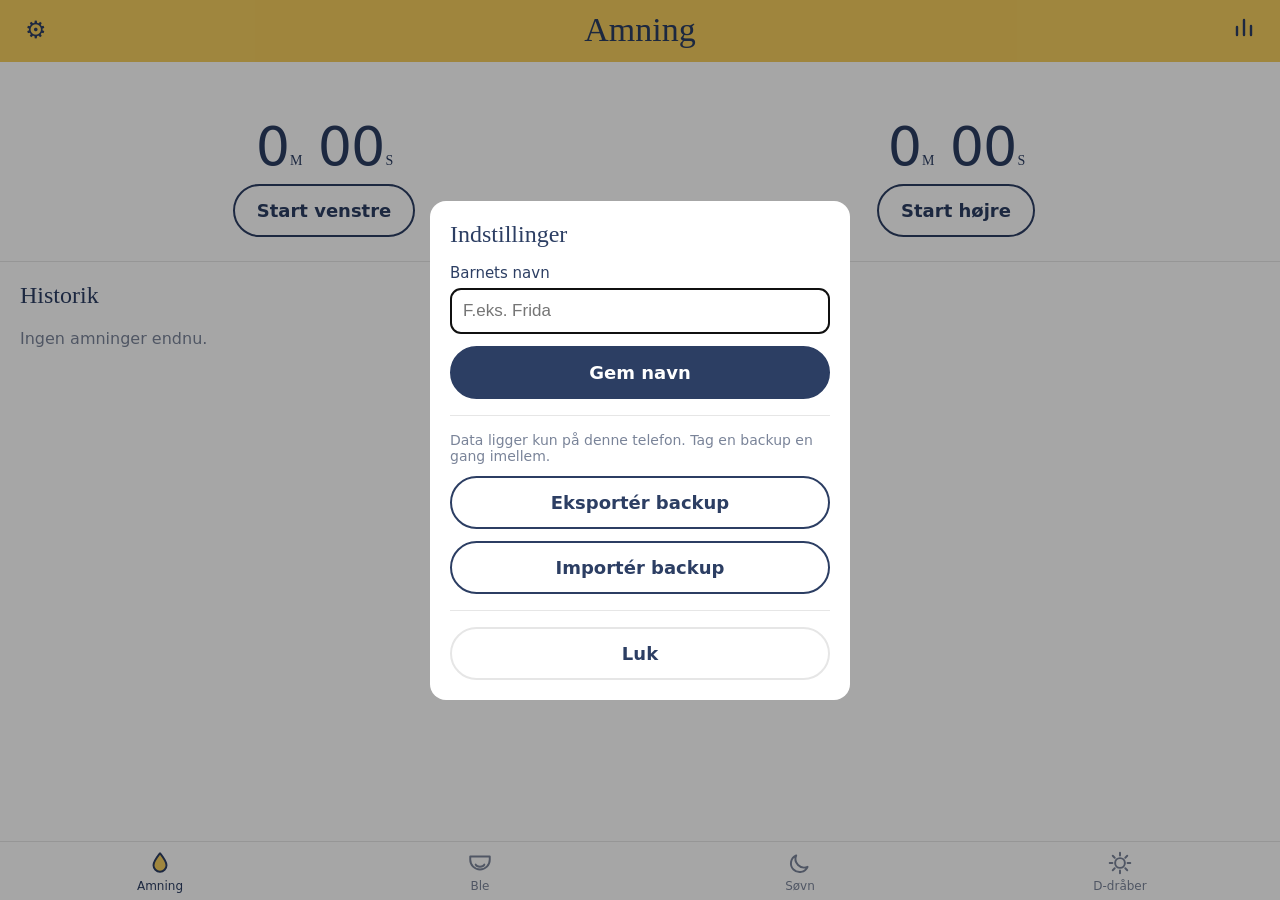
<file: index.html>
<!doctype html>
<html lang="da">
<head>
  <meta charset="utf-8">
  <meta name="viewport" content="width=device-width, initial-scale=1, viewport-fit=cover, user-scalable=no">
  <title>Amning</title>
  <meta name="theme-color" id="themeColor" content="#f4cd5f">
  <meta name="apple-mobile-web-app-capable" content="yes">
  <meta name="mobile-web-app-capable" content="yes">
  <meta name="apple-mobile-web-app-status-bar-style" content="default">
  <meta name="apple-mobile-web-app-title" content="Amning">
  <link rel="manifest" href="manifest.webmanifest">
  <link rel="apple-touch-icon" href="icon-180.png">
  <link rel="icon" href="icon-180.png">
  <link rel="stylesheet" href="style.css">
</head>
<body>
  <header class="top">
    <button class="icon-btn" id="settingsBtn" aria-label="Indstillinger">⚙︎</button>
    <h1 id="title">Amning</h1>
    <button class="icon-btn" id="statsBtn" aria-label="Statistik">
      <svg viewBox="0 0 24 24" width="24" height="24" aria-hidden="true"><path d="M5 20V12M12 20V5M19 20v-9" stroke="currentColor" stroke-width="2.4" stroke-linecap="round" fill="none"/></svg>
    </button>
  </header>

  <div id="installHint" class="install-hint" hidden>
    Læg appen på hjemmeskærmen, så dine data bliver gemt sikkert. <a href="guide.html"><b>Se hvordan →</b></a>
    <button id="installClose" aria-label="Luk">✕</button>
  </div>

  <section id="statsView" class="stats" hidden>
    <div class="seg" role="tablist">
      <button data-days="7" class="on">7 dage</button>
      <button data-days="30">30 dage</button>
    </div>
    <div id="statsBody"></div>
  </section>

  <main id="mainView">
    <section class="timers">
      <div class="side" data-side="L">
        <div class="last-badge" id="lastL">sidste side</div>
        <div class="clock-row">
          <div class="clock" id="clockL">0<small>M</small> 00<small>S</small></div>
        </div>
        <button class="pill" id="btnL">Start venstre</button>
      </div>
      <div class="side" data-side="R">
        <div class="last-badge" id="lastR">sidste side</div>
        <div class="clock-row">
          <div class="clock" id="clockR">0<small>M</small> 00<small>S</small></div>
        </div>
        <button class="pill" id="btnR">Start højre</button>
      </div>
    </section>

    <section class="session-bar" id="sessionBar" hidden>
      <div class="row tappable" id="startRow"><span>Starttid</span><span id="sessStart">–</span><button class="done-btn" id="startDone" hidden>Færdig</button></div>
      <div class="picker-panel" id="startPanel" hidden>
        <div class="wheels" id="startWheels"></div>
      </div>
      <div class="row"><span>Samlet tid</span><span id="sessTotal">–</span></div>
      <div class="actions">
        <button class="pill ghost" id="cancelBtn">Annullér</button>
        <button class="pill solid" id="saveBtn">Gem</button>
      </div>
    </section>

    <section class="since" id="since"></section>

    <section class="history">
      <h2>Historik</h2>
      <div id="historyList"></div>
    </section>
  </main>

  <main id="diaperView" class="tab-view" hidden>
    <section class="diaper-btns">
      <button class="circle" data-kind="tis">Tis</button>
      <button class="circle" data-kind="lort">Lort</button>
    </section>
    <div class="flash" id="diaperFlash"></div>
    <section class="since" id="diaperSince"></section>
    <section class="history">
      <h2>Historik</h2>
      <div id="diaperList"></div>
    </section>
  </main>

  <main id="sleepView" class="tab-view" hidden>
    <section class="sleep-top">
      <div class="sleep-label" id="sleepLabel">Sover ikke</div>
      <div class="clock sleep-clock" id="sleepClock">0<small>T</small> 00<small>M</small> 00<small>S</small></div>
      <button class="pill" id="sleepBtn">Start søvn</button>
    </section>
    <section class="session-bar" id="sleepBar" hidden>
      <div class="row tappable" id="sleepStartRow"><span>Starttid</span><span id="sleepStart">–</span><button class="done-btn" id="sleepStartDone" hidden>Færdig</button></div>
      <div class="picker-panel" id="sleepStartPanel" hidden>
        <div class="wheels" id="sleepStartWheels"></div>
      </div>
      <div class="actions">
        <button class="pill ghost" id="sleepCancel">Annullér</button>
      </div>
    </section>
    <section class="since" id="sleepSince"></section>
    <section class="history">
      <div class="hist-head"><h2>Historik</h2><button class="add-btn" id="sleepAdd">+ Tilføj søvn</button></div>
      <div id="sleepList"></div>
    </section>
  </main>

  <main id="ddropView" class="tab-view" hidden>
    <section class="ddrop-top">
      <button type="button" class="circle ddrop-btn" id="ddropBtn">D-dråber<small>tryk når givet</small></button>
    </section>
    <section class="since ddrop-status" id="ddropStatus"></section>
    <div class="ddrop-panel" id="ddropPanel" hidden>
      <div class="wheels" id="ddropWheels"></div>
      <button type="button" class="pill solid" id="ddropDone">Færdig</button>
    </div>
    <section class="history">
      <h2>Kalender</h2>
      <div class="ddrop-cal" id="ddropCal"></div>
    </section>
  </main>

  <nav class="tabs" id="tabs">
    <button data-tab="feed"><svg viewBox="0 0 24 24" aria-hidden="true"><path d="M12 3c3 4 6 7.5 6 11a6 6 0 0 1-12 0c0-3.5 3-7 6-11z"/></svg>Amning</button>
    <button data-tab="diaper"><svg viewBox="0 0 24 24" aria-hidden="true"><path d="M3 6h18v3a9 9 0 0 1-18 0zM8 13.5c1.2 2.5 6.8 2.5 8 0"/></svg>Ble</button>
    <button data-tab="sleep"><svg viewBox="0 0 24 24" aria-hidden="true"><path d="M19 15.5A8 8 0 0 1 8.5 5a8 8 0 1 0 10.5 10.5z"/></svg>Søvn</button>
    <button data-tab="ddrop"><svg viewBox="0 0 24 24" aria-hidden="true"><circle cx="12" cy="12" r="4.5"/><path d="M12 2.5v2.5M12 19v2.5M2.5 12H5M19 12h2.5M5.3 5.3l1.8 1.8M16.9 16.9l1.8 1.8M5.3 18.7l1.8-1.8M16.9 7.1l1.8-1.8"/></svg>D-dråber</button>
  </nav>

  <dialog id="settings">
    <form method="dialog" class="sheet">
      <h2>Indstillinger</h2>
      <label>Barnets navn
        <input id="nameInput" type="text" placeholder="F.eks. Frida" autocomplete="off">
      </label>
      <button class="pill solid" id="nameSave" value="save">Gem navn</button>
      <hr>
      <p class="muted">Data ligger kun på denne telefon. Tag en backup en gang imellem.</p>
      <button type="button" class="pill" id="exportBtn">Eksportér backup</button>
      <button type="button" class="pill" id="importBtn">Importér backup</button>
      <input type="file" id="importFile" accept="application/json,.json" hidden>
      <hr>
      <button class="pill ghost" value="close">Luk</button>
    </form>
  </dialog>

  <dialog id="editDlg">
    <form method="dialog" class="sheet">
      <h2 tabindex="-1" autofocus style="outline:none">Redigér amning</h2>
      <div class="ed-row" id="edStartRow"><span>Start</span><span class="chip" id="edStartTxt"></span></div>
      <div class="wheels" id="edStartWheels" hidden></div>
      <div class="ed-row" id="edEndRow"><span>Slut</span><span class="chip" id="edEndTxt"></span></div>
      <div class="wheels" id="edEndWheels" hidden></div>
      <div class="two">
        <label>Venstre (min)
          <input type="number" id="edL" inputmode="decimal" min="0" step="any">
        </label>
        <label>Højre (min)
          <input type="number" id="edR" inputmode="decimal" min="0" step="any">
        </label>
      </div>
      <p class="muted" id="edInfo"></p>
      <button class="pill solid" value="save">Gem ændringer</button>
      <button type="button" class="pill danger" id="edDelete">Slet amning</button>
      <button class="pill ghost" value="cancel" formnovalidate>Annullér</button>
    </form>
  </dialog>

  <dialog id="diaperDlg">
    <form method="dialog" class="sheet">
      <h2 tabindex="-1" autofocus style="outline:none">Redigér ble</h2>
      <div class="ed-row" id="dpTimeRow"><span>Tidspunkt</span><span class="chip" id="dpTimeTxt"></span></div>
      <div class="wheels" id="dpTimeWheels" hidden></div>
      <div class="seg kind-seg" id="dpKind">
        <button type="button" data-kind="tis">Tis</button>
        <button type="button" data-kind="lort">Lort</button>
      </div>
      <button class="pill solid" value="save">Gem ændringer</button>
      <button type="button" class="pill danger" id="dpDelete">Slet ble</button>
      <button class="pill ghost" value="cancel" formnovalidate>Annullér</button>
    </form>
  </dialog>

  <dialog id="sleepDlg">
    <form method="dialog" class="sheet">
      <h2 tabindex="-1" autofocus style="outline:none" id="slTitle">Redigér søvn</h2>
      <div class="ed-row" id="slStartRow"><span>Start</span><span class="chip" id="slStartTxt"></span></div>
      <div class="wheels" id="slStartWheels" hidden></div>
      <div class="ed-row" id="slEndRow"><span>Slut</span><span class="chip" id="slEndTxt"></span></div>
      <div class="wheels" id="slEndWheels" hidden></div>
      <p class="muted" id="slInfo"></p>
      <button class="pill solid" value="save">Gem</button>
      <button type="button" class="pill danger" id="slDelete">Slet søvn</button>
      <button class="pill ghost" value="cancel" formnovalidate>Annullér</button>
    </form>
  </dialog>

  <script src="app.js"></script>
</body>
</html>
</file>
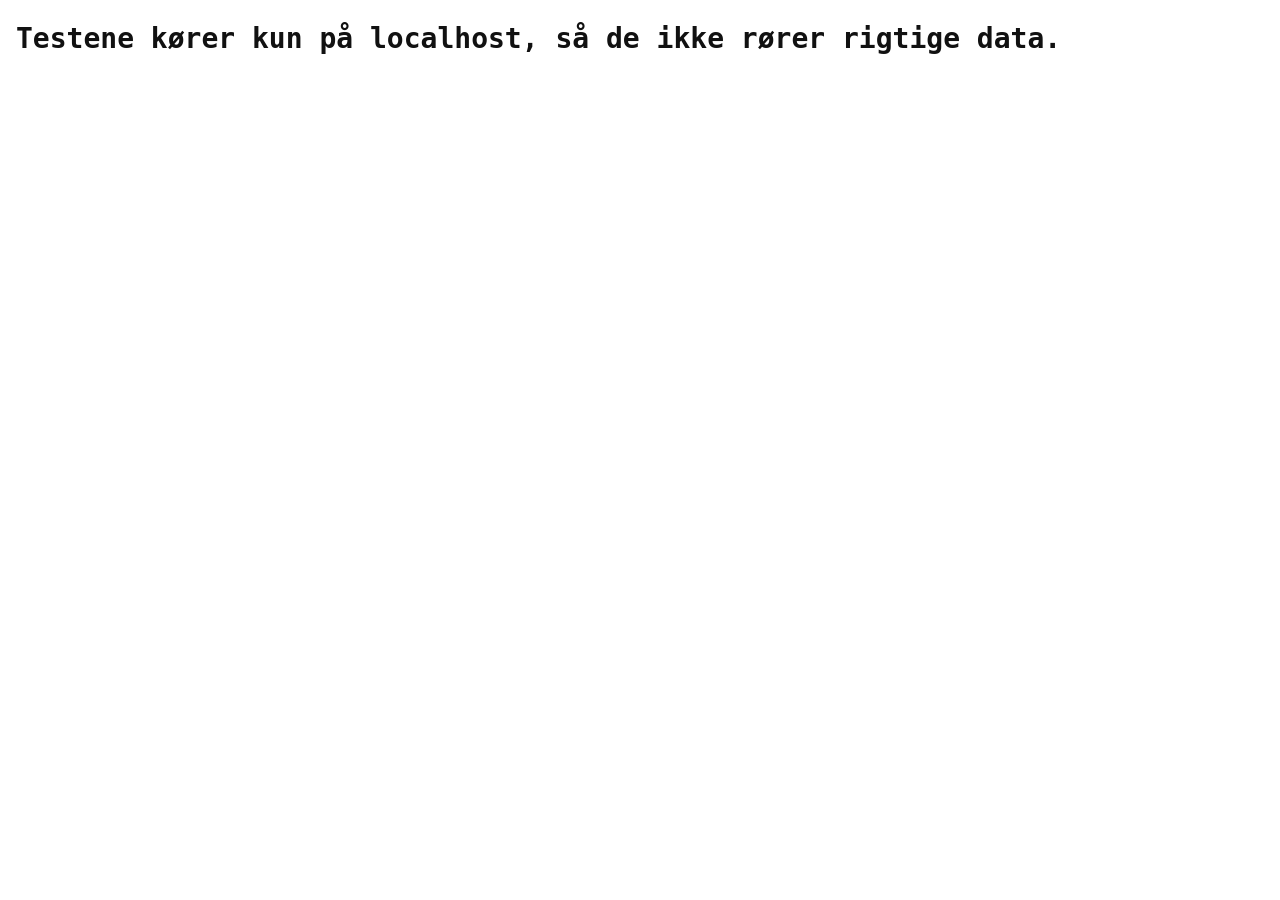
<file: tests/index.html>
<!doctype html>
<html lang="da">
<head>
<meta charset="utf-8">
<meta name="viewport" content="width=device-width, initial-scale=1">
<meta name="robots" content="noindex">
<title>Amme-app tests</title>
<style>
  body { font: 14px/1.4 ui-monospace, Menlo, monospace; margin: 16px; background: #fff; color: #111; }
  iframe { width: 390px; height: 700px; border: 1px solid #ccc; float: right; margin-left: 16px; }
  .pass { color: #187a2f; } .fail { color: #b00020; font-weight: bold; }
  pre { white-space: pre-wrap; }
</style>
</head>
<body>
<div id="frameBox"></div>
<h1 id="summary">Kører…</h1>
<pre id="out"></pre>
<script>
'use strict';
// Tests af amme-appen. Appen indlæses i en 390px iframe (iPhone-bredde), og testene
// kalder appens egne funktioner og klikker på knapperne.
//
// Kør: bash tests/run.sh  (eller åbn http://localhost:PORT/tests/ i en browser)
//
// Testene skriver i localStorage på samme origin som appen. Derfor kører de kun på
// localhost, og eksisterende data gemmes først og lægges tilbage bagefter.

const LOCAL = ['localhost', '127.0.0.1', '[::1]'].includes(location.hostname);
const KEYS = ['amme-v1', 'amme-tab', 'amme-hint-closed'];
const M = 60000, H = 60 * M;

// ---------- Mini-testramme ----------
const tests = [];
const test = (name, fn) => tests.push({ name, fn });
const fmt = (v) => JSON.stringify(v);
function eq(actual, expected, what = '') {
  if (fmt(actual) !== fmt(expected)) throw new Error(`${what ? what + ': ' : ''}fik ${fmt(actual)}, forventet ${fmt(expected)}`);
}
function ok(cond, what) { if (!cond) throw new Error(what); }
const tick = (ms = 0) => new Promise((r) => setTimeout(r, ms));

// Starter appen forfra med de givne data. seed = undefined betyder tom localStorage.
async function boot(seed, { tab, raw } = {}) {
  for (const k of KEYS) localStorage.removeItem(k);
  if (raw !== undefined) localStorage.setItem('amme-v1', raw);
  else if (seed !== undefined) localStorage.setItem('amme-v1', JSON.stringify({ name: 'Test', lastSide: null, active: null, sessions: [], ...seed }));
  if (tab) localStorage.setItem('amme-tab', tab);
  const box = document.getElementById('frameBox');
  box.innerHTML = '';
  const f = document.createElement('iframe');
  f.src = '../index.html';
  const loaded = new Promise((r) => (f.onload = r));
  box.appendChild(f);
  await loaded;
  const w = f.contentWindow;
  const alerts = [];
  let confirmAnswer = true;
  w.alert = (m) => alerts.push(m);
  w.confirm = (m) => { alerts.push(m); return confirmAnswer; };
  const realNow = w.Date.now.bind(w.Date);
  const app = {
    w, alerts,
    $: (id) => w.document.getElementById(id),
    q: (sel) => w.document.querySelector(sel),
    text: (id) => w.document.getElementById(id).textContent,
    state: () => w.eval('state'),
    stored: () => JSON.parse(localStorage.getItem('amme-v1')),
    setNow: (t) => { w.Date.now = () => t; },
    realNow,
    confirmAnswer: (v) => { confirmAnswer = v; },
    live: () => w.renderLive(),
    // Indsender en dialogs formular med dens "save"-knap, ligesom et tryk på Gem
    submit: (dlgId) => {
      const form = w.document.querySelector(`#${dlgId} form`);
      form.requestSubmit(form.querySelector('button[value="save"]'));
    },
    // Lægger en fil i backup-importen og venter på, at den er læst
    importJSON: async (obj) => {
      const input = w.document.getElementById('importFile');
      const dt = new w.DataTransfer();
      dt.items.add(new w.File([typeof obj === 'string' ? obj : JSON.stringify(obj)], 'backup.json', { type: 'application/json' }));
      input.files = dt.files;
      input.dispatchEvent(new w.Event('change'));
      for (let i = 0; i < 50 && !alerts.some((a) => /importeret|kunne ikke/i.test(a)); i++) await tick(10);
    },
  };
  return app;
}

const NOW = Date.now();
const sess = (id, startAgo, endAgo, L = 300, R = 300) =>
  ({ id, start: NOW - startAgo, ...(endAgo == null ? {} : { end: NOW - endAgo }), L, R });

// ---------- Lagring og migrering ----------
test('Tom localStorage giver en tom app med alle lister', async () => {
  const a = await boot();
  const s = a.state();
  eq(s.sessions, []); eq(s.diapers, []); eq(s.sleeps, []); eq(s.sleepActive, null); eq(s.active, null);
});

test('Gammelt format (kun amninger) migreres uden datatab', async () => {
  const old = { name: 'Frida', lastSide: 'R', active: null, sessions: [sess('a', 2 * H, H)] };
  const a = await boot(undefined, { raw: JSON.stringify(old) });
  const s = a.state();
  eq(s.sessions, old.sessions, 'amninger');
  eq(s.name, 'Frida'); eq(s.lastSide, 'R');
  eq(s.diapers, []); eq(s.sleeps, []); eq(s.sleepActive, null);
});

test('Ødelagt JSON i localStorage giver en tom app i stedet for at gå ned', async () => {
  const a = await boot(undefined, { raw: '{ikke json' });
  eq(a.state().sessions, []);
});

test('Barnets navn vises i headeren', async () => {
  const a = await boot({ name: 'Frida' });
  ok(a.w.document.body.textContent.includes('Frida'), 'navnet blev ikke fundet på siden');
});

// ---------- Amning: timer ----------
test('Start venstre starter timeren, og knappen hedder "Stop venstre"', async () => {
  const a = await boot({});
  a.setNow(NOW);
  a.$('btnL').click();
  const act = a.state().active;
  eq(act.running, 'L'); eq(act.start, NOW);
  eq(a.text('btnL'), 'Stop venstre'); eq(a.text('btnR'), 'Start højre');
  eq(a.stored().active.running, 'L', 'gemt i localStorage');
});

test('Skift til højre sætter venstre på pause og gemmer dens tid', async () => {
  const a = await boot({});
  a.setNow(NOW); a.$('btnL').click();
  a.setNow(NOW + 5 * M); a.$('btnR').click();
  const act = a.state().active;
  eq(act.running, 'R'); eq(act.acc.L, 5 * M); eq(act.since, NOW + 5 * M);
  eq(a.w.elapsed('R', NOW + 8 * M), 3 * M, 'højre efter 3 min');
});

test('Stop pauser uden at gemme amningen', async () => {
  const a = await boot({});
  a.setNow(NOW); a.$('btnL').click();
  a.setNow(NOW + 4 * M); a.$('btnL').click();
  eq(a.state().active.running, null); eq(a.state().active.acc.L, 4 * M); eq(a.state().sessions.length, 0);
});

test('Gem logger amningen med start, slut og sekunder pr. side', async () => {
  const a = await boot({});
  a.setNow(NOW); a.$('btnL').click();
  a.setNow(NOW + 5 * M); a.$('btnR').click();
  a.setNow(NOW + 12 * M); a.$('saveBtn').click();
  const s = a.state();
  eq(s.active, null);
  eq(s.sessions.length, 1);
  const x = s.sessions[0];
  eq([x.start, x.end, x.L, x.R], [NOW, NOW + 12 * M, 300, 420]);
  eq(s.lastSide, 'R');
  eq(a.stored().sessions.length, 1, 'gemt i localStorage');
});

test('Gem med 0 sekunder logger ikke noget', async () => {
  const a = await boot({});
  a.setNow(NOW); a.$('btnL').click(); a.$('saveBtn').click();
  eq(a.state().sessions.length, 0); eq(a.state().active, null);
});

test('Annullér kasserer amningen', async () => {
  const a = await boot({});
  a.setNow(NOW); a.$('btnL').click();
  a.setNow(NOW + 3 * M); a.$('cancelBtn').click();
  eq(a.state().active, null); eq(a.state().sessions.length, 0);
});

test('Annullér gør intet, hvis man siger nej', async () => {
  const a = await boot({});
  a.setNow(NOW); a.$('btnL').click();
  a.confirmAnswer(false); a.$('cancelBtn').click();
  ok(a.state().active, 'amningen forsvandt');
});

test('Timeren tæller videre, når appen genåbnes (låst telefon)', async () => {
  const active = { start: NOW - 10 * M, acc: { L: 4 * M, R: 0 }, running: 'R', since: NOW - 6 * M };
  const a = await boot({ active });
  a.setNow(NOW);
  eq(a.w.elapsed('L'), 4 * M); eq(a.w.elapsed('R'), 6 * M);
  eq(a.text('btnR'), 'Stop højre');
});

// ---------- Siden sidste amning ----------
const SINCE = (t) => `Sidste amning sluttede for ${t} siden`;
async function sinceFor(sessions) {
  const a = await boot({ sessions });
  a.setNow(NOW); a.live();
  return a.text('since');
}
test('Siden sidste amning måles fra sluttid, ikke start', async () => {
  eq(await sinceFor([sess('a', 90 * M, 30 * M)]), SINCE('30m'));
});
test('Siden sidste amning viser timer og minutter', async () => {
  eq(await sinceFor([sess('a', 3 * H, 2 * H + 5 * M)]), SINCE('2t 5m'));
});
test('Siden sidste amning: seneste sluttid vinder ved overlap', async () => {
  eq(await sinceFor([sess('b', 100 * M, 90 * M), sess('a', 120 * M, 60 * M)]), SINCE('1t 0m'));
});
test('Siden sidste amning: sluttid i fremtiden giver 0m, ikke negativ', async () => {
  eq(await sinceFor([sess('a', 30 * M, -10 * M)]), SINCE('0m'));
});
test('Siden sidste amning: gammelt format uden end bruger start + L + R', async () => {
  eq(await sinceFor([sess('a', 60 * M, null, 600, 600)]), SINCE('40m'));
});
test('Siden sidste amning er tom uden amninger og under en amning', async () => {
  eq(await sinceFor([]), '');
  const a = await boot({ sessions: [sess('a', 90 * M, 30 * M)],
    active: { start: NOW - 5 * M, acc: { L: 0, R: 0 }, running: 'L', since: NOW - 5 * M } });
  a.setNow(NOW); a.live();
  eq(a.text('since'), '');
});

// ---------- Amning: redigering ----------
test('Redigering: gyldig sluttid gemmes', async () => {
  const a = await boot({ sessions: [sess('a', 90 * M, 30 * M)] });
  a.w.openEdit('a');
  a.w.eval('ed.apply = null; ed.end = Date.now() - 20 * 60000;');
  a.submit('editDlg');
  eq(Math.round((a.realNow() - a.state().sessions[0].end) / M), 20);
  eq(a.alerts.length, 0, 'antal beskeder');
});
test('Redigering: sluttid i fremtiden afvises', async () => {
  const a = await boot({ sessions: [sess('a', 90 * M, 30 * M)] });
  a.w.openEdit('a');
  a.w.eval('ed.apply = null; ed.end = Date.now() + 10 * 60000;');
  a.submit('editDlg');
  ok(a.alerts.some((m) => m.includes('fremtiden')), 'ingen besked om fremtiden');
  eq(a.state().sessions[0].end, NOW - 30 * M);
});
test('Redigering: slut før start afvises', async () => {
  const a = await boot({ sessions: [sess('a', 90 * M, 30 * M)] });
  a.w.openEdit('a');
  a.w.eval('ed.apply = null; ed.end = ed.start - 60000;');
  a.submit('editDlg');
  ok(a.alerts.some((m) => m.includes('efter start')), 'ingen besked');
  eq(a.state().sessions[0].end, NOW - 30 * M);
});
test('Slet amning fjerner den', async () => {
  const a = await boot({ sessions: [sess('b', 2 * H, H), sess('a', 4 * H, 3 * H)] });
  eq(a.w.del('a'), true);
  eq(a.state().sessions.map((s) => s.id), ['b']);
});

// ---------- Statistik ----------
test('Statistik: gns. tid mellem og længste pause regnes fra slut til start', async () => {
  const a = await boot({ sessions: [sess('c', 2 * H, H + 45 * M), sess('b', 4 * H, 3 * H + 30 * M), sess('a', 6 * H, 5 * H + 30 * M)] });
  const st = a.w.computeStats(7);
  eq(st.n, 3); eq(st.avgGap, 90 * M, 'gns. tid mellem');
  if (new Date(NOW - 6 * H).toDateString() === new Date(NOW).toDateString()) eq(st.today.longest, 90 * M, 'længste pause');
});
test('Statistik: overlappende amninger giver pause 0, ikke negativ', async () => {
  const a = await boot({ sessions: [sess('b', 100 * M, 90 * M), sess('a', 120 * M, 60 * M)] });
  eq(a.w.computeStats(7).avgGap, 0);
});
test('Statistik: amninger ældre end perioden tæller ikke med', async () => {
  const a = await boot({ sessions: [sess('b', H, 50 * M), sess('a', 10 * 24 * H, 10 * 24 * H - 10 * M)] });
  eq(a.w.computeStats(7).n, 1);
  eq(a.w.computeStats(30).n, 2);
});

// ---------- Faner ----------
test('Faneskift viser den rigtige visning og sætter headerfarven', async () => {
  const a = await boot({});
  eq(a.$('mainView').hidden, false);
  a.q('#tabs button[data-tab="diaper"]').click();
  eq([a.$('mainView').hidden, a.$('diaperView').hidden, a.$('sleepView').hidden], [true, false, true]);
  eq(a.w.document.body.className, 'tab-diaper');
  eq(a.$('themeColor').getAttribute('content'), '#efe6d2');
  eq(localStorage.getItem('amme-tab'), 'diaper');
});
test('Den valgte fane huskes, når appen genåbnes', async () => {
  const a = await boot({}, { tab: 'sleep' });
  eq(a.$('sleepView').hidden, false); eq(a.$('mainView').hidden, true);
  eq(a.w.document.body.className, 'tab-sleep');
});
test('Statistik-knappen vises kun på Amning', async () => {
  const a = await boot({});
  eq(a.w.getComputedStyle(a.$('statsBtn')).visibility, 'visible');
  a.q('#tabs button[data-tab="sleep"]').click();
  eq(a.w.getComputedStyle(a.$('statsBtn')).visibility, 'hidden');
});

// ---------- Ble ----------
test('Tryk på Tis logger en ble med det samme', async () => {
  const a = await boot({}, { tab: 'diaper' });
  a.setNow(NOW);
  a.q('.diaper-btns .circle[data-kind="tis"]').click();
  eq(a.state().diapers.map((d) => [d.ts, d.kind]), [[NOW, 'tis']]);
  ok(a.text('diaperFlash').startsWith('Tis gemt kl.'), 'ingen bekræftelse');
  eq(a.stored().diapers.length, 1, 'gemt i localStorage');
});
test('Ble-historikken tæller tis og lort pr. dag', async () => {
  const a = await boot({}, { tab: 'diaper' });
  a.setNow(NOW);
  a.q('.diaper-btns .circle[data-kind="tis"]').click();
  a.setNow(NOW + 1000);
  a.q('.diaper-btns .circle[data-kind="lort"]').click();
  a.setNow(NOW + 2000);
  a.q('.diaper-btns .circle[data-kind="tis"]').click();
  const head = a.q('#diaperList .day').textContent;
  ok(head.endsWith('3 bleer · 2 tis · 1 lort'), `overskrift: ${head}`);
  eq(a.$('diaperList').querySelectorAll('.entry').length, 3);
});
test('Siden sidste ble viser tid og type', async () => {
  const a = await boot({ diapers: [{ id: 'd', ts: NOW - 25 * M, kind: 'lort' }] }, { tab: 'diaper' });
  a.setNow(NOW); a.live();
  eq(a.text('diaperSince'), 'Siden sidste ble: 25m · lort');
});
test('Redigér ble: skift type og gem', async () => {
  const a = await boot({ diapers: [{ id: 'd', ts: NOW - H, kind: 'tis' }] }, { tab: 'diaper' });
  a.q('#diaperList .entry').click();
  ok(a.$('diaperDlg').open, 'dialogen åbnede ikke');
  a.q('#dpKind button[data-kind="lort"]').click();
  a.submit('diaperDlg');
  eq(a.state().diapers[0].kind, 'lort');
  eq(a.state().diapers[0].ts, NOW - H);
});
test('Slet ble fjerner den', async () => {
  const a = await boot({ diapers: [{ id: 'd', ts: NOW - H, kind: 'tis' }] }, { tab: 'diaper' });
  a.w.openDiaperEdit('d');
  a.$('dpDelete').click();
  eq(a.state().diapers, []);
  eq(a.$('diaperDlg').open, false);
});

// ---------- Søvn ----------
test('Start søvn og Vågnet gemmer en lur', async () => {
  const a = await boot({}, { tab: 'sleep' });
  a.setNow(NOW); a.$('sleepBtn').click();
  eq(a.state().sleepActive, { start: NOW });
  eq(a.text('sleepBtn'), 'Vågnet'); eq(a.text('sleepLabel'), 'Sover nu');
  a.setNow(NOW + 45 * M); a.$('sleepBtn').click();
  const s = a.state();
  eq(s.sleepActive, null);
  eq(s.sleeps.map((x) => [x.start, x.end]), [[NOW, NOW + 45 * M]]);
  eq(a.text('sleepBtn'), 'Start søvn');
  eq(a.stored().sleeps.length, 1, 'gemt i localStorage');
});
test('Søvn-timeren tæller videre, når appen genåbnes', async () => {
  const a = await boot({ sleepActive: { start: NOW - 50 * M } }, { tab: 'sleep' });
  a.setNow(NOW); a.live();
  eq(a.text('sleepLabel'), 'Sover nu');
  ok(a.text('sleepClock').includes('50'), `ur: ${a.text('sleepClock')}`);
});
test('Vågnede for … siden måles fra lurens slut', async () => {
  const a = await boot({ sleeps: [{ id: 's', start: NOW - 2 * H, end: NOW - 20 * M }] }, { tab: 'sleep' });
  a.setNow(NOW); a.live();
  eq(a.text('sleepSince'), 'Vågnede for 20m siden');
});
test('Annullér søvn kasserer luren', async () => {
  const a = await boot({ sleepActive: { start: NOW - 10 * M } }, { tab: 'sleep' });
  a.$('sleepCancel').click();
  eq(a.state().sleepActive, null); eq(a.state().sleeps, []);
});
test('+ Tilføj søvn gemmer en lur på 1 time', async () => {
  const a = await boot({}, { tab: 'sleep' });
  a.$('sleepAdd').click();
  ok(a.$('sleepDlg').open, 'dialogen åbnede ikke');
  a.submit('sleepDlg');
  const s = a.state().sleeps;
  eq(s.length, 1); eq(s[0].end - s[0].start, H);
});
test('Redigér søvn: slut før start afvises', async () => {
  const lur = { id: 's', start: NOW - 2 * H, end: NOW - H };
  const a = await boot({ sleeps: [lur] }, { tab: 'sleep' });
  a.q('#sleepList .entry').click();
  a.w.eval('sl.end = sl.start - 60000;');
  a.submit('sleepDlg');
  ok(a.alerts.some((m) => m.includes('efter start')), 'ingen besked');
  eq(a.state().sleeps[0], lur);
});
test('Redigér søvn: ny sluttid gemmes', async () => {
  const a = await boot({ sleeps: [{ id: 's', start: NOW - 2 * H, end: NOW - H }] }, { tab: 'sleep' });
  a.w.openSleepEdit('s');
  a.w.eval(`sl.end = ${NOW - 30 * M};`);
  a.submit('sleepDlg');
  eq(a.state().sleeps[0].end, NOW - 30 * M);
  eq(a.state().sleeps[0].start, NOW - 2 * H, 'start står stille');
});
test('Slet søvn fjerner luren', async () => {
  const a = await boot({ sleeps: [{ id: 's', start: NOW - 2 * H, end: NOW - H }] }, { tab: 'sleep' });
  a.w.openSleepEdit('s');
  a.$('slDelete').click();
  eq(a.state().sleeps, []);
});

// ---------- Backup ----------
const FULL = {
  name: 'Frida',
  sessions: [sess('a', 3 * H, 2 * H + 40 * M)],
  diapers: [{ id: 'd', ts: NOW - H, kind: 'lort' }],
  sleeps: [{ id: 's', start: NOW - 5 * H, end: NOW - 4 * H }],
};
test('Eksport indeholder amninger, bleer og søvn', async () => {
  const a = await boot(FULL);
  let file = null;
  a.w.navigator.canShare = undefined;
  a.w.URL.createObjectURL = (f) => { file = f; return 'blob:test'; };
  a.w.HTMLAnchorElement.prototype.click = () => {};
  a.$('exportBtn').click();
  await tick(10);
  ok(file, 'ingen fil blev lavet');
  const d = JSON.parse(await file.text());
  eq(d.app, 'amme');
  eq([d.sessions, d.diapers, d.sleeps], [FULL.sessions, FULL.diapers, FULL.sleeps]);
});
test('Import i tom app giver præcis de samme data', async () => {
  const a = await boot({ name: '' });
  await a.importJSON({ app: 'amme', version: 1, ...FULL });
  const s = a.state();
  eq([s.sessions, s.diapers, s.sleeps], [FULL.sessions, FULL.diapers, FULL.sleeps]);
  eq(s.name, 'Frida', 'navnet tages med, når appen ikke har et');
  ok(a.alerts.includes('Backup importeret.'), 'ingen bekræftelse');
});
test('Import to gange giver ingen dubletter', async () => {
  const a = await boot({});
  await a.importJSON(FULL);
  a.alerts.length = 0;
  await a.importJSON(FULL);
  const s = a.state();
  eq([s.sessions.length, s.diapers.length, s.sleeps.length], [1, 1, 1]);
});
test('Import fletter med eksisterende data efter id', async () => {
  const a = await boot({ sessions: [sess('x', H, 50 * M)] });
  await a.importJSON(FULL);
  eq(a.state().sessions.map((s) => s.id), ['x', 'a'], 'sorteret nyeste først');
  eq(a.state().name, 'Test', 'eksisterende navn bevares');
});
test('Gammel backup med kun amninger kan importeres', async () => {
  const a = await boot({ diapers: [{ id: 'd0', ts: NOW, kind: 'tis' }] });
  await a.importJSON({ sessions: FULL.sessions });
  eq(a.state().sessions, FULL.sessions);
  eq(a.state().diapers.length, 1, 'bleer urørt');
});
test('Ugyldig fil afvises med en besked', async () => {
  const a = await boot({ sessions: [sess('x', H, 50 * M)] });
  await a.importJSON('{"foo": 1}');
  ok(a.alerts.some((m) => m.includes('kunne ikke læses')), 'ingen fejlbesked');
  eq(a.state().sessions.length, 1);
});
test('Import afbrydes, hvis man siger nej', async () => {
  const a = await boot({});
  a.confirmAnswer(false);
  await a.importJSON(FULL);
  await tick(50);
  eq(a.state().sessions, []);
});

// ---------- Kørsel ----------
async function runAll() {
  const out = document.getElementById('out');
  const summary = document.getElementById('summary');
  if (!LOCAL) {
    summary.textContent = 'Testene kører kun på localhost, så de ikke rører rigtige data.';
    document.title = 'SKIPPED';
    return;
  }
  // Gem eksisterende data, så de kan lægges tilbage
  const backup = {};
  for (const k of KEYS) backup[k] = localStorage.getItem(k);
  const lines = [];
  let fails = 0;
  try {
    for (const t of tests) {
      try {
        await t.fn();
        lines.push(`<span class="pass">PASS</span>  ${t.name}`);
      } catch (e) {
        fails++;
        lines.push(`<span class="fail">FAIL</span>  ${t.name}\n      ${String(e && e.message || e).replace(/</g, '&lt;')}`);
      }
      out.innerHTML = lines.join('\n');
    }
  } finally {
    document.getElementById('frameBox').innerHTML = '';
    for (const k of KEYS) backup[k] === null ? localStorage.removeItem(k) : localStorage.setItem(k, backup[k]);
  }
  const res = fails ? `FAIL: ${fails} af ${tests.length} tests fejlede` : `PASS: alle ${tests.length} tests bestået`;
  summary.textContent = res;
  summary.className = fails ? 'fail' : 'pass';
  document.title = res;
}
runAll();
</script>
</body>
</html>
</file>
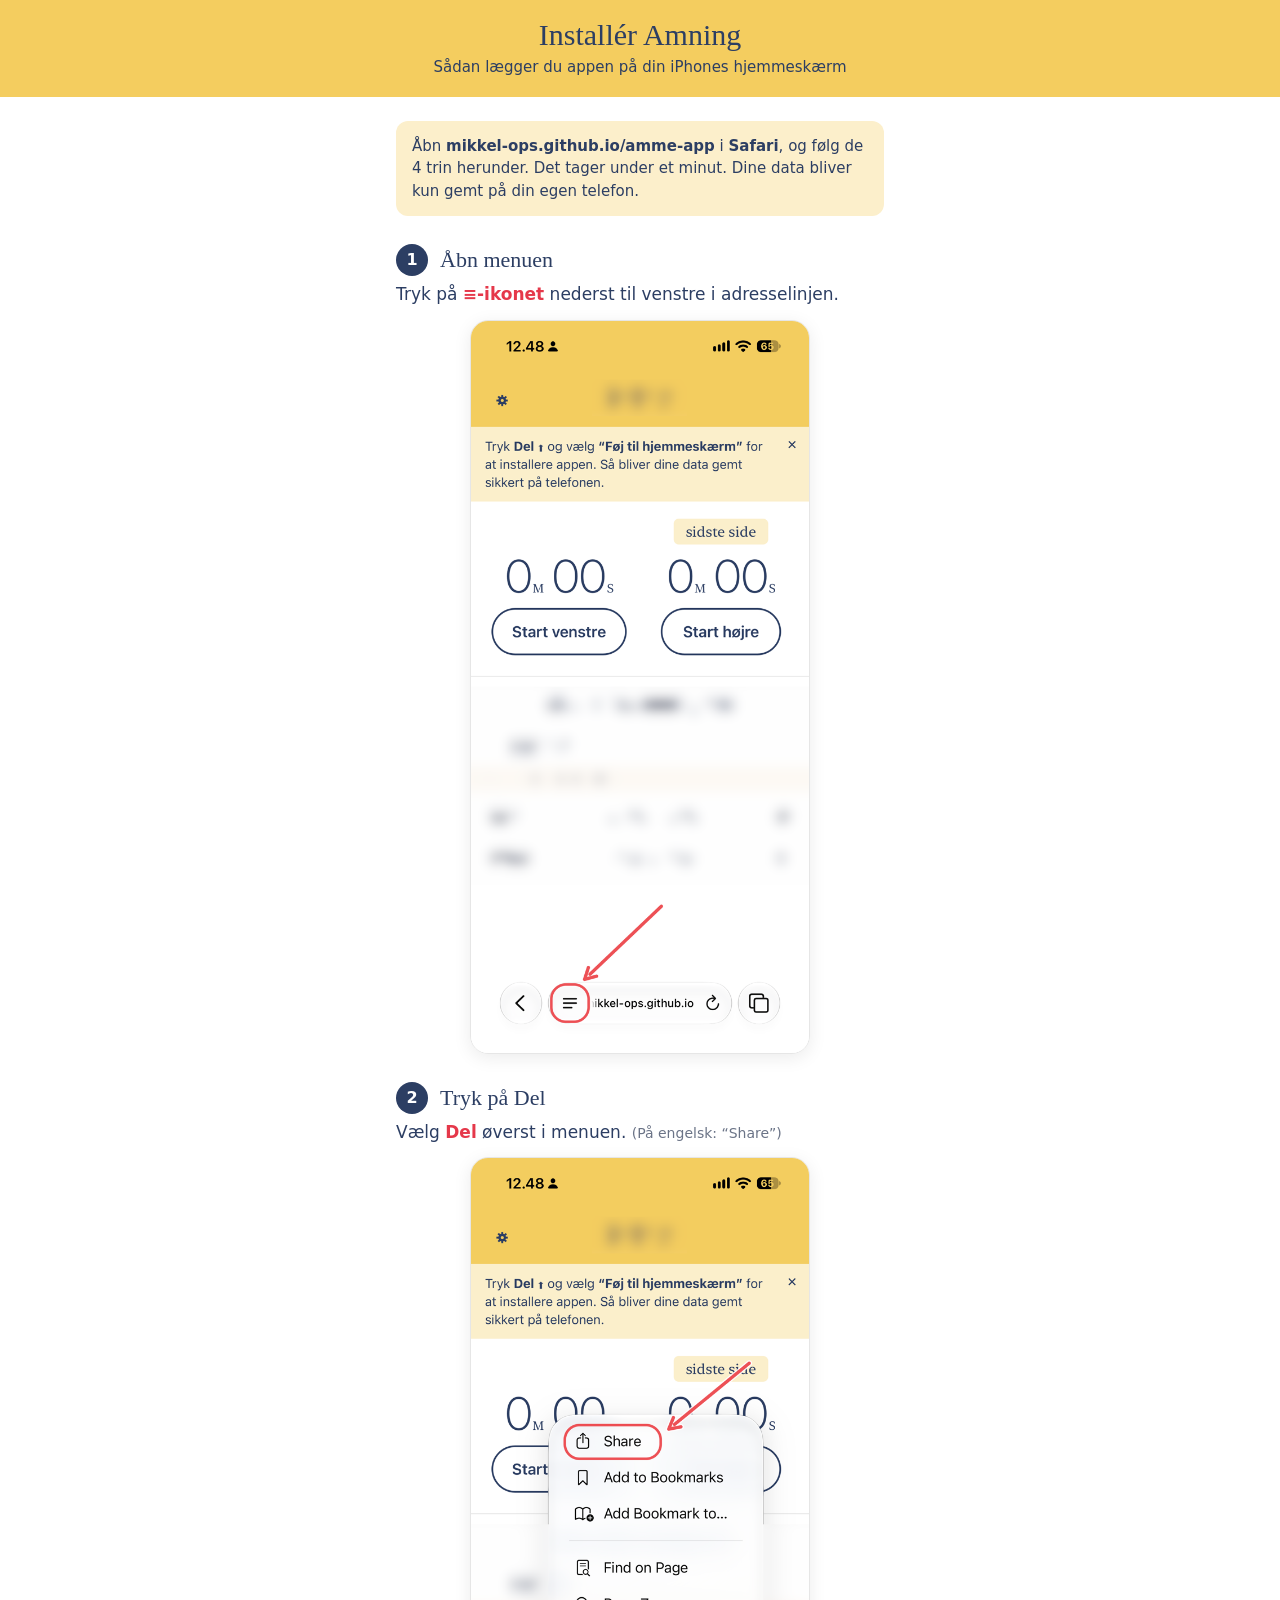
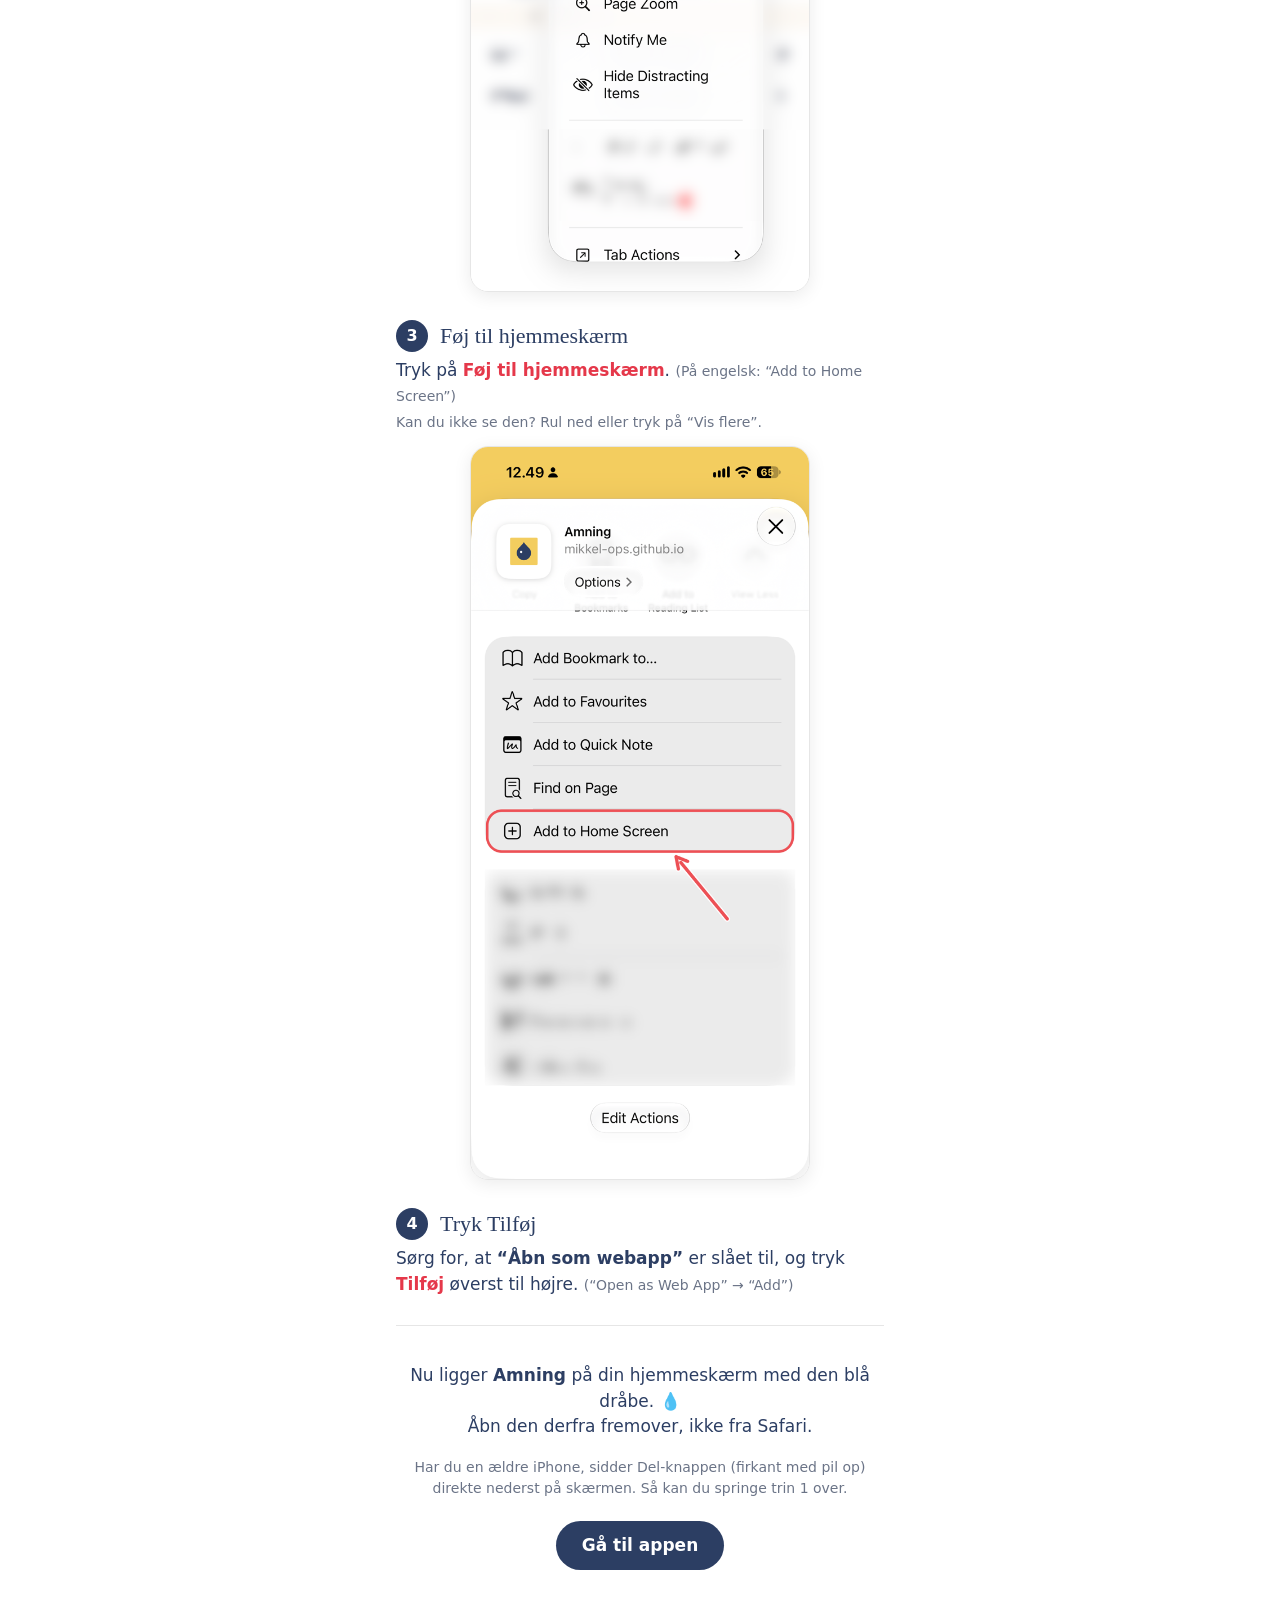
<file: guide.html>
<!doctype html>
<html lang="da">
<head>
  <meta charset="utf-8">
  <meta name="viewport" content="width=device-width, initial-scale=1, viewport-fit=cover">
  <title>Installér Amning</title>
  <meta name="theme-color" content="#f4cd5f">
  <link rel="icon" href="icon-180.png">
  <style>
    :root { --yellow:#f4cd5f; --yellow-soft:#fcefcb; --ink:#2c3e63; --muted:#6b7487; --line:#e6e6e6; --red:#e5384a;
            --serif: ui-serif, "New York", Georgia, serif; --sans: -apple-system, system-ui, sans-serif; }
    * { box-sizing: border-box; }
    body { margin:0; background:#fff; color:var(--ink); font:17px/1.5 var(--sans); }
    header { background:var(--yellow); padding:calc(env(safe-area-inset-top) + 18px) 20px 18px; text-align:center; }
    header h1 { margin:0; font:500 30px var(--serif); }
    header p { margin:4px 0 0; font-size:15px; }
    main { max-width:520px; margin:0 auto; padding:8px 16px calc(env(safe-area-inset-bottom) + 32px); }
    .intro { background:var(--yellow-soft); border-radius:12px; padding:14px 16px; margin:16px 0 8px; font-size:15px; }
    .step { margin:28px 0; }
    .step h2 { display:flex; gap:12px; align-items:center; margin:0 0 6px; font:500 22px var(--serif); }
    .num { flex:none; width:32px; height:32px; border-radius:50%; background:var(--ink); color:#fff;
           font:700 16px/32px var(--sans); text-align:center; }
    .step p { margin:0 0 12px; }
    .en { color:var(--muted); font-size:14px; }
    .step img { display:block; width:100%; max-width:340px; margin:0 auto; border-radius:18px;
                border:1px solid var(--line); box-shadow:0 4px 18px rgba(0,0,0,.08); }
    b.tap { color:var(--red); }
    .done { text-align:center; border-top:1px solid var(--line); padding-top:20px; }
    .btn { display:inline-block; margin-top:8px; padding:12px 26px; border-radius:999px; background:var(--ink);
           color:#fff; text-decoration:none; font-weight:600; }
    .note { color:var(--muted); font-size:14px; }
  </style>
</head>
<body>
  <header>
    <h1>Installér Amning</h1>
    <p>Sådan lægger du appen på din iPhones hjemmeskærm</p>
  </header>
  <main>
    <div class="intro">
      Åbn <b>mikkel-ops.github.io/amme-app</b> i <b>Safari</b>, og følg de 4 trin herunder.
      Det tager under et minut. Dine data bliver kun gemt på din egen telefon.
    </div>

    <section class="step">
      <h2><span class="num">1</span> Åbn menuen</h2>
      <p>Tryk på <b class="tap">≡-ikonet</b> nederst til venstre i adresselinjen.</p>
      <img src="img/guide-1.png" alt="Safari med pil, der peger på menu-ikonet i adresselinjen">
    </section>

    <section class="step">
      <h2><span class="num">2</span> Tryk på Del</h2>
      <p>Vælg <b class="tap">Del</b> øverst i menuen. <span class="en">(På engelsk: “Share”)</span></p>
      <img src="img/guide-2.png" alt="Menuen med pil, der peger på Del">
    </section>

    <section class="step">
      <h2><span class="num">3</span> Føj til hjemmeskærm</h2>
      <p>Tryk på <b class="tap">Føj til hjemmeskærm</b>. <span class="en">(På engelsk: “Add to Home Screen”)</span><br>
        <span class="note">Kan du ikke se den? Rul ned eller tryk på “Vis flere”.</span></p>
      <img src="img/guide-3.png" alt="Delingsmenuen med pil, der peger på Føj til hjemmeskærm">
    </section>

    <section class="step">
      <h2><span class="num">4</span> Tryk Tilføj</h2>
      <p>Sørg for, at <b>“Åbn som webapp”</b> er slået til, og tryk <b class="tap">Tilføj</b> øverst til højre.
        <span class="en">(“Open as Web App” → “Add”)</span></p>
    </section>

    <section class="done">
      <p>Nu ligger <b>Amning</b> på din hjemmeskærm med den blå dråbe. 💧<br>
        Åbn den derfra fremover, ikke fra Safari.</p>
      <p class="note">Har du en ældre iPhone, sidder Del-knappen (firkant med pil op) direkte nederst på skærmen. Så kan du springe trin 1 over.</p>
      <a class="btn" href="./">Gå til appen</a>
    </section>
  </main>
</body>
</html>
</file>
<file: style.css>
:root {
  --yellow: #f4cd5f;
  --yellow-soft: #fcefcb;
  --ink: #2c3e63;
  --muted: #7a8499;
  --line: #e6e6e6;
  --bg: #ffffff;
  --cream: #fdf9f4;
  --danger: #d9673a;
  --green: #3f9a5b;
  --green-soft: #e3f3e7;
  --red: #c9552a;
  --red-soft: #fbe5dc;
  --diaper: #efe6d2;
  --sleep: #bfe0ee;
  --ddrop: #cfe8d4;
  --head: var(--yellow);
  --tabs-h: 58px;
  --serif: ui-serif, "New York", Georgia, "Times New Roman", serif;
  --sans: -apple-system, BlinkMacSystemFont, "SF Pro Text", system-ui, sans-serif;
}

* { box-sizing: border-box; -webkit-tap-highlight-color: transparent; }

html, body {
  margin: 0;
  background: var(--bg);
  color: var(--ink);
  font-family: var(--sans);
  -webkit-user-select: none;
  user-select: none;
}

.top {
  position: sticky;
  top: 0;
  z-index: 5;
  background: var(--head);
  padding: calc(env(safe-area-inset-top) + 10px) 16px 12px;
  display: flex;
  align-items: center;
  justify-content: space-between;
}
.top h1 {
  margin: 0;
  font-family: var(--serif);
  font-weight: 500;
  font-size: 34px;
  text-align: center;
  flex: 1;
}
.icon-btn {
  width: 40px;
  height: 40px;
  border: 0;
  background: none;
  color: var(--ink);
  font-size: 24px;
}

.install-hint {
  position: relative;
  background: var(--yellow-soft);
  padding: 12px 44px 12px 16px;
  font-size: 15px;
  line-height: 1.4;
}
.install-hint a { color: var(--ink); white-space: nowrap; }
.install-hint button {
  position: absolute;
  right: 8px;
  top: 8px;
  border: 0;
  background: none;
  font-size: 18px;
  color: var(--ink);
}

main { padding-bottom: calc(env(safe-area-inset-bottom) + var(--tabs-h) + 24px); }
main[hidden] { display: none; }
body.tab-diaper { --head: var(--diaper); }
body.tab-sleep { --head: var(--sleep); }
body.tab-ddrop { --head: var(--ddrop); }
body:not(.tab-feed) #statsBtn { visibility: hidden; }

.timers {
  display: grid;
  grid-template-columns: 1fr 1fr;
  gap: 8px;
  padding: 20px 12px 24px;
  border-bottom: 1px solid var(--line);
}
.side { display: flex; flex-direction: column; align-items: center; gap: 10px; }

.last-badge {
  font-family: var(--serif);
  font-size: 17px;
  background: var(--yellow-soft);
  border-radius: 6px;
  padding: 4px 14px;
  visibility: hidden;
}
.last-badge.show { visibility: visible; }

.clock {
  font-size: 54px;
  font-weight: 200;
  letter-spacing: -1px;
  font-variant-numeric: tabular-nums;
  line-height: 1;
}
.clock small {
  font-family: var(--serif);
  font-size: 14px;
  font-weight: 400;
  margin-left: 1px;
}

/* ---------- Drejehjul (iOS-stil) ---------- */
.picker-panel { border-bottom: 1px solid var(--line); }
.done-btn {
  border: 0;
  background: none;
  color: var(--ink);
  font: 600 18px var(--sans);
  padding: 4px 0 4px 16px;
}
.row.tappable { cursor: pointer; }
.wheels {
  position: relative;
  display: flex;
  justify-content: center;
  gap: 4px;
  padding: 4px 12px 16px;
}
.wheels[hidden] { display: none; }
.wheels::before {
  content: "";
  position: absolute;
  left: 12px;
  right: 12px;
  top: calc(4px + 2 * 40px);
  height: 40px;
  background: #f1f1f3;
  border-radius: 10px;
  pointer-events: none;
}
.wheel {
  position: relative;
  height: calc(5 * 40px);
  overflow-y: scroll;
  scroll-snap-type: y mandatory;
  scrollbar-width: none;
  -webkit-overflow-scrolling: touch;
  mask-image: linear-gradient(transparent, #000 30%, #000 70%, transparent);
  -webkit-mask-image: linear-gradient(transparent, #000 30%, #000 70%, transparent);
}
.wheel::-webkit-scrollbar { display: none; }
.wheel .pad { height: 80px; }
.wheel .item {
  height: 40px;
  line-height: 40px;
  scroll-snap-align: center;
  text-align: center;
  font-size: 22px;
  color: #b3b3b8;
  font-variant-numeric: tabular-nums;
  white-space: nowrap;
  padding: 0 10px;
}
.wheel .item.sel { color: #000; font-size: 25px; }
.wheel.wday { min-width: 96px; }
.wheel.wday .item { font-size: 17px; color: #c4c4c8; }
.wheel.wday .item.sel { font-size: 18px; color: #555; }
.wheel.big .item { font-size: 26px; }
.wheel.big .item.sel { font-size: 30px; font-weight: 500; }
.wheel.num { min-width: 64px; }
.wheel-unit { align-self: center; color: var(--muted); font-size: 15px; margin-right: 8px; position: relative; }

.pill {
  font: 600 18px var(--sans);
  color: var(--ink);
  background: #fff;
  border: 2px solid var(--ink);
  border-radius: 999px;
  padding: 14px 22px;
  min-width: 140px;
}
.pill:active { transform: scale(.97); }
.pill.solid { background: var(--ink); color: #fff; }
.pill.ghost { border-color: var(--line); }
.side.running .pill { background: #e06a36; border-color: #e06a36; color: #fff; }

.session-bar { border-bottom: 1px solid var(--line); }
.row {
  display: flex;
  justify-content: space-between;
  align-items: center;
  padding: 16px 20px;
  border-bottom: 1px solid var(--line);
  font-size: 17px;
}
.row span:first-child { font-family: var(--serif); font-size: 21px; }
.actions { display: flex; gap: 12px; padding: 16px 20px; }
.actions .pill { flex: 1; min-width: 0; }

/* ---------- D-dråber ---------- */
.ddrop-top { display: flex; justify-content: center; padding: 28px 16px 4px; }
.circle#ddropBtn {
  width: 160px;
  height: 160px;
  display: flex;
  flex-direction: column;
  align-items: center;
  justify-content: center;
  gap: 2px;
  background: var(--red-soft);
  border-color: var(--red);
  color: var(--red);
  font-size: 26px;
  transition: background .2s, color .2s;
}
.circle#ddropBtn small { font-size: 15px; font-weight: 500; }
.circle#ddropBtn.given { background: var(--green); border-color: var(--green); color: #fff; font-size: 44px; }
.circle#ddropBtn:active { transform: scale(.97); }
.ddrop-cal { padding: 4px 16px 0; }
.ddrop-status.tappable { cursor: pointer; }
.ddrop-status .chip {
  font: 500 19px var(--sans);
  background: #f1f1f3;
  border-radius: 8px;
  padding: 5px 10px;
  margin-left: 4px;
  font-variant-numeric: tabular-nums;
}
.ddrop-status.open .chip { color: #1f6fd1; }
.ddrop-panel { display: flex; flex-direction: column; align-items: center; padding: 8px 16px 4px; }
.ddrop-panel[hidden] { display: none; }
.ddrop-panel .wheels { width: 100%; }
.cal-head { display: flex; justify-content: space-between; align-items: center; margin-bottom: 8px; }
.cal-head span { font-weight: 600; font-size: 16px; }
.cal-nav { border: 0; background: none; color: var(--ink); font-size: 28px; line-height: 1; padding: 2px 14px; }
.cal-nav:disabled { opacity: .25; }
.cal { display: grid; grid-template-columns: repeat(7, 1fr); gap: 6px; }
.cal .wd { text-align: center; font-size: 12px; color: var(--muted); padding-bottom: 2px; }
.cal button {
  aspect-ratio: 1;
  border: 0;
  border-radius: 50%;
  font: 600 15px var(--sans);
  color: var(--ink);
  background: #f3f3f5;
  padding: 0;
}
.cal button.g { background: var(--green); color: #fff; }
.cal button.r { background: var(--red-soft); color: var(--red); }
.cal button.n { background: #f3f3f5; color: var(--muted); }
.cal button.f { background: none; color: #c8ccd4; }
.cal button.today { box-shadow: 0 0 0 2px var(--ink); }

.since {
  text-align: center;
  padding: 18px 16px 4px;
  font-family: var(--serif);
  font-size: 19px;
}
.since:empty { display: none; }

.history { padding: 8px 0; }
.history h2 {
  font-family: var(--serif);
  font-weight: 500;
  font-size: 24px;
  margin: 12px 20px 4px;
}
.day {
  background: var(--cream);
  color: var(--muted);
  font-size: 13px;
  text-transform: uppercase;
  letter-spacing: .5px;
  padding: 8px 20px;
  margin-top: 8px;
}
.entry {
  display: flex;
  justify-content: space-between;
  align-items: baseline;
  padding: 14px 20px;
  border-bottom: 1px solid var(--line);
  font-variant-numeric: tabular-nums;
}
.entry .time { font-weight: 600; font-size: 17px; }
.entry .to { font-weight: 400; color: var(--muted); font-size: 15px; }
.entry .sides { color: var(--muted); font-size: 15px; }
.entry .total { font-size: 16px; }
.empty { color: var(--muted); padding: 16px 20px; }

/* ---------- Statistik ---------- */
.stats { padding: 16px 16px calc(env(safe-area-inset-bottom) + var(--tabs-h) + 24px); }
.seg {
  display: flex;
  background: var(--yellow-soft);
  border-radius: 10px;
  padding: 3px;
  margin-bottom: 16px;
}
.seg button {
  flex: 1;
  border: 0;
  background: none;
  padding: 9px;
  font: 600 15px var(--sans);
  color: var(--ink);
  border-radius: 8px;
}
.seg button.on { background: #fff; box-shadow: 0 1px 3px rgba(0,0,0,.12); }

.tiles { display: grid; grid-template-columns: 1fr 1fr; gap: 10px; }
.tile {
  border: 1px solid var(--line);
  border-radius: 12px;
  padding: 12px 14px;
}
.tile .v {
  font-size: 28px;
  font-weight: 300;
  font-variant-numeric: tabular-nums;
  line-height: 1.1;
}
.tile .l { color: var(--muted); font-size: 13px; margin-top: 4px; }

.stats h3 {
  font-family: var(--serif);
  font-weight: 500;
  font-size: 21px;
  margin: 24px 0 8px;
}
.today-line { font-size: 15px; line-height: 1.5; }

.chart { position: relative; }
.chart svg { display: block; width: 100%; height: auto; overflow: visible; }
.chart .bar { fill: var(--ink); opacity: .35; }
.chart .bar.today { opacity: 1; }
.chart .bar.sel { opacity: .8; }
.chart .hit { fill: transparent; }
.chart text { font: 11px var(--sans); fill: var(--muted); }
.chart text.val { fill: var(--ink); font-weight: 600; }
.chart .base { stroke: var(--line); stroke-width: 1; }
.chart-cap { min-height: 22px; font-size: 14px; color: var(--ink); margin-top: 8px; text-align: center; }

dialog {
  border: 0;
  border-radius: 16px;
  padding: 0;
  width: min(92vw, 420px);
  color: var(--ink);
}
dialog::backdrop { background: rgba(0,0,0,.35); }
.sheet { display: flex; flex-direction: column; gap: 12px; padding: 20px; }
.sheet h2 { font-family: var(--serif); font-weight: 500; margin: 0 0 4px; }
.sheet label { display: flex; flex-direction: column; gap: 6px; font-size: 15px; }
.ed-row {
  display: flex;
  justify-content: space-between;
  align-items: center;
  padding: 6px 0;
  font-size: 17px;
  cursor: pointer;
}
.ed-row .chip {
  font-size: 19px;
  font-weight: 500;
  background: #f1f1f3;
  border-radius: 8px;
  padding: 7px 12px;
  font-variant-numeric: tabular-nums;
}
.ed-row.open .chip { color: #1f6fd1; }
.sheet .wheels { padding: 0 0 4px; margin: 0 -8px; }
.sheet .wheels::before { left: 0; right: 0; top: 80px; }
.sheet .wheel.wday { min-width: 90px; }
.sheet .wheel.num { min-width: 64px; }
dialog { max-height: 92vh; overflow-y: auto; }
.sheet .two { display: grid; grid-template-columns: 1fr 1fr; gap: 10px; }
.pill.danger { background: #d93a3a; border-color: #d93a3a; color: #fff; }
.sheet input[type=datetime-local], .sheet input[type=number] { min-height: 46px; background: #fff; color: var(--ink); width: 100%; }
.sheet input[type=text], .sheet input[type=datetime-local], .sheet input[type=number] {
  font-size: 17px;
  padding: 12px;
  border: 1px solid var(--line);
  border-radius: 10px;
  -webkit-user-select: text;
  user-select: text;
}
.sheet hr { border: 0; border-top: 1px solid var(--line); width: 100%; margin: 4px 0; }
.muted { color: var(--muted); font-size: 14px; margin: 0; }

/* ---------- Faner ---------- */
.tabs {
  position: fixed;
  left: 0;
  right: 0;
  bottom: 0;
  z-index: 6;
  display: flex;
  background: #fff;
  border-top: 1px solid var(--line);
  padding-bottom: env(safe-area-inset-bottom);
}
.tabs button {
  flex: 1;
  height: var(--tabs-h);
  border: 0;
  background: none;
  display: flex;
  flex-direction: column;
  align-items: center;
  justify-content: center;
  gap: 3px;
  font: 500 12px var(--sans);
  color: var(--muted);
}
.tabs svg { width: 26px; height: 26px; fill: none; stroke: currentColor; stroke-width: 1.8; stroke-linejoin: round; stroke-linecap: round; }
.tabs button.on { color: var(--ink); }
.tabs button.on svg { fill: var(--head); }

/* ---------- Ble ---------- */
.diaper-btns {
  display: flex;
  justify-content: center;
  gap: 28px;
  padding: 28px 16px 8px;
}
.circle {
  width: 128px;
  height: 128px;
  border-radius: 50%;
  border: 2px solid var(--ink);
  background: #fff;
  color: var(--ink);
  font: 600 24px var(--sans);
  transition: background .15s, color .15s;
}
.circle:active, .circle.hit { background: var(--ink); color: #fff; transform: scale(.97); }
.flash {
  text-align: center;
  min-height: 22px;
  color: var(--muted);
  font-size: 15px;
  padding: 4px 16px 0;
}
.entry .kind { font-size: 16px; }
.entry .kind b {
  display: inline-block;
  width: 10px;
  height: 10px;
  border-radius: 50%;
  margin-right: 8px;
  background: #e9c74a;
}
.entry .kind b.lort { background: #8a5a2b; }
.kind-seg { margin: 4px 0; }

/* ---------- Søvn ---------- */
.sleep-top {
  display: flex;
  flex-direction: column;
  align-items: center;
  gap: 14px;
  padding: 24px 16px 26px;
  border-bottom: 1px solid var(--line);
}
.sleep-label { font-family: var(--serif); font-size: 21px; }
.sleep-clock { font-size: 60px; }
.sleep-top.running .pill { background: #e06a36; border-color: #e06a36; color: #fff; }
.hist-head { display: flex; justify-content: space-between; align-items: center; padding-right: 12px; }
.add-btn {
  border: 0;
  background: none;
  color: var(--ink);
  font: 600 16px var(--sans);
  padding: 12px 8px 4px;
}
</file>
